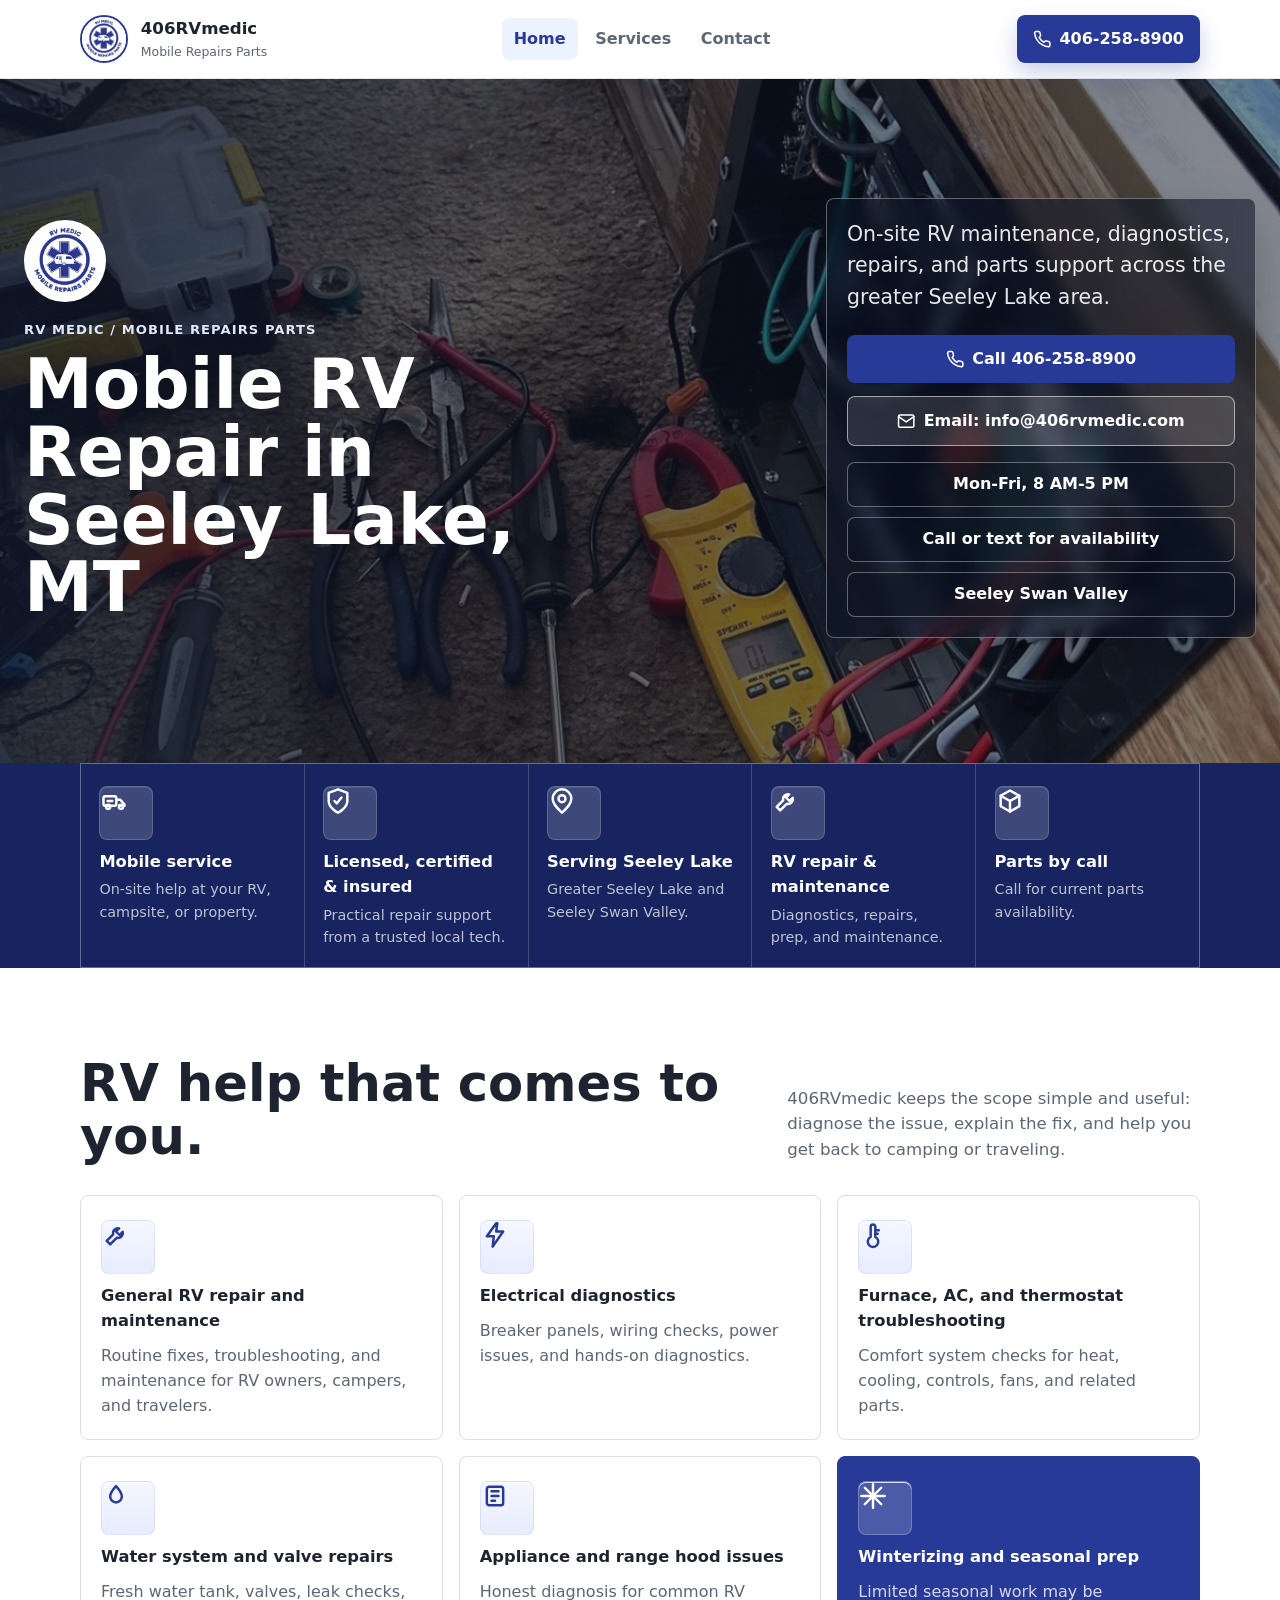
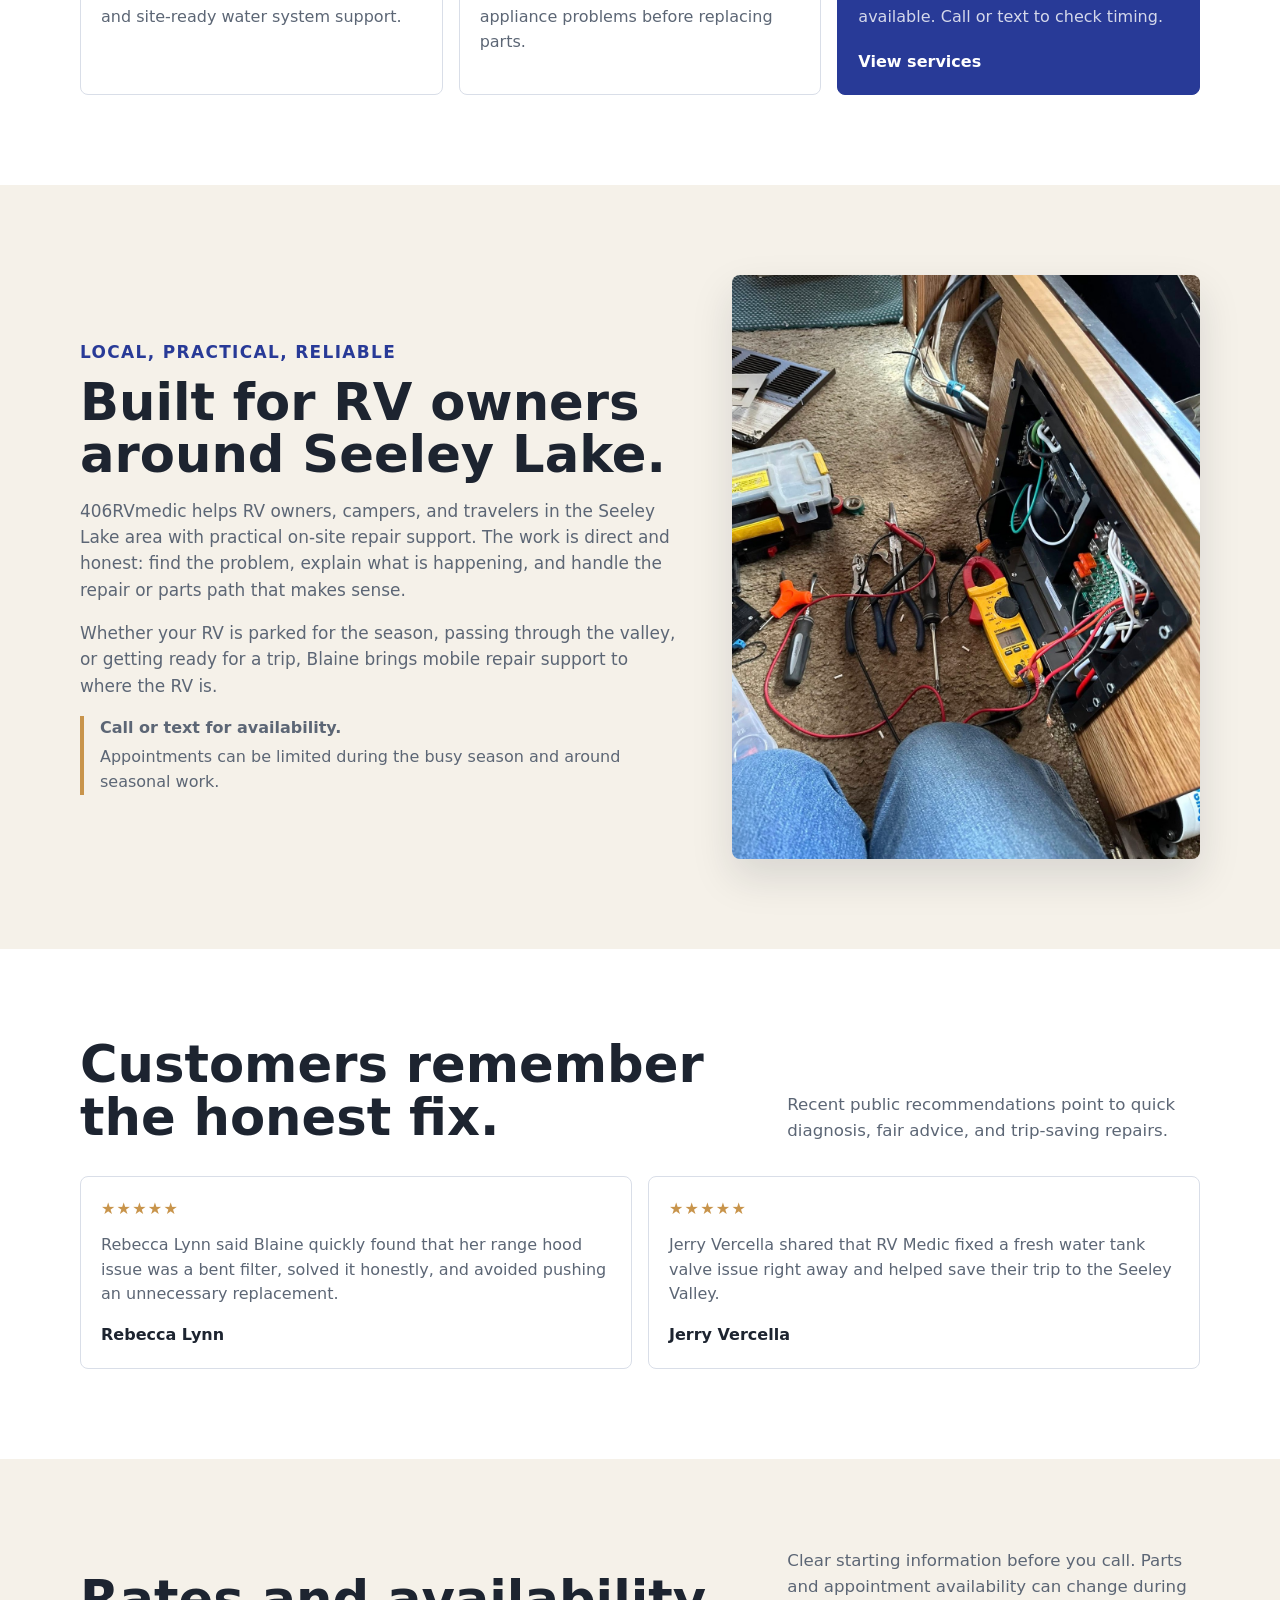
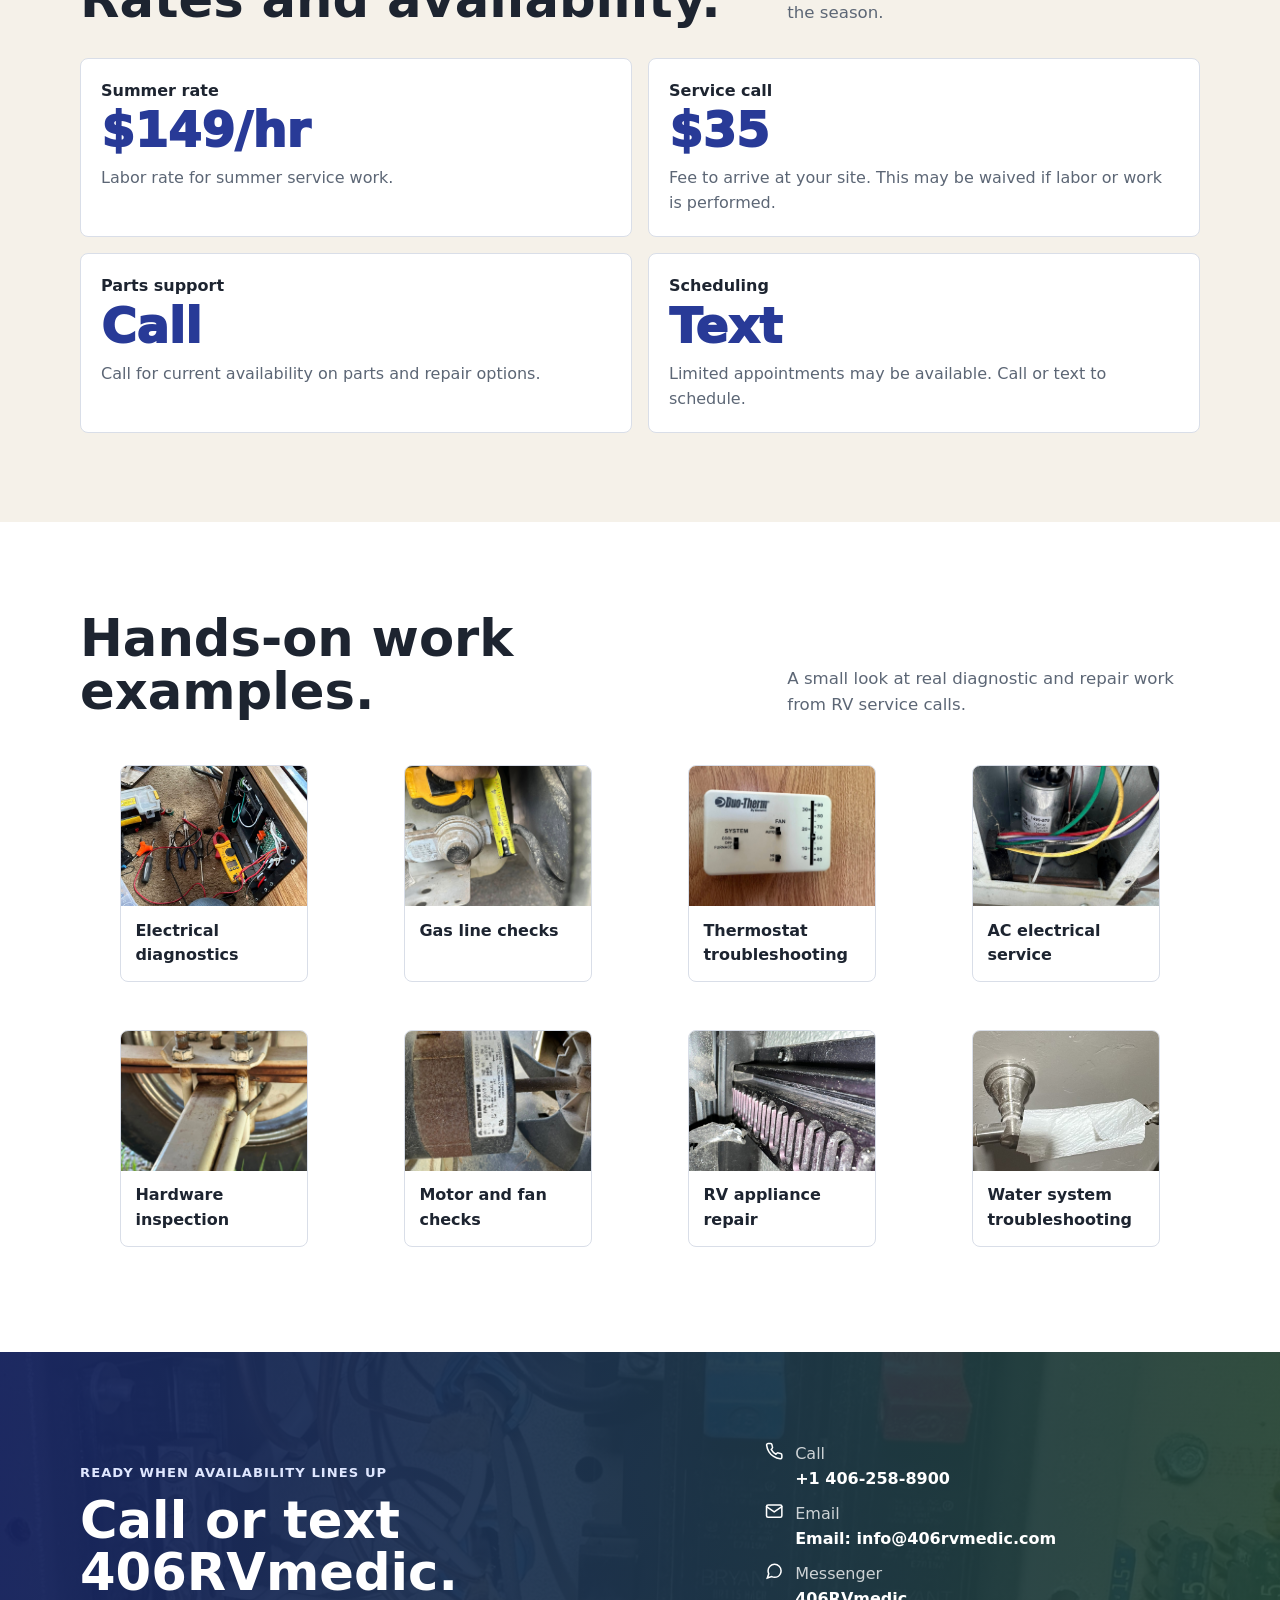
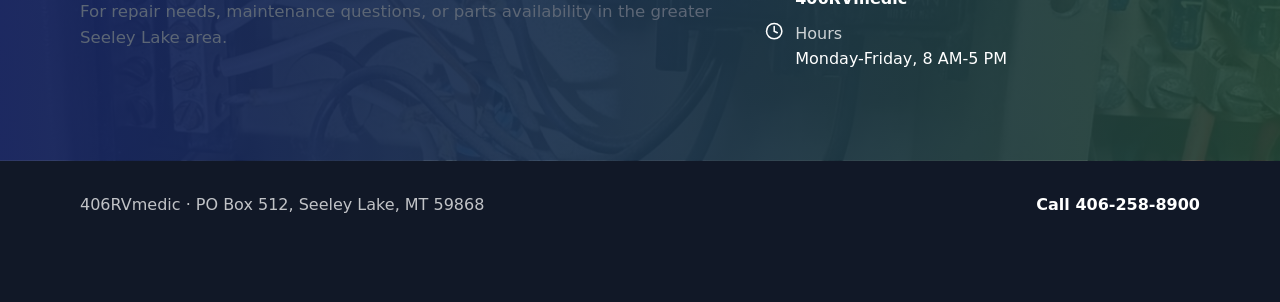
<file: index.html>
<!doctype html>
<html lang="en">
  <head>
    <meta charset="utf-8">
    <meta name="viewport" content="width=device-width, initial-scale=1">
    <title>406RVmedic | Mobile RV Repair in Seeley Lake, MT</title>
    <meta name="description" content="406RVmedic provides on-site RV maintenance, diagnostics, repairs, and parts support across the greater Seeley Lake, Montana area.">
    <meta property="og:title" content="406RVmedic | Mobile RV Repair in Seeley Lake, MT">
    <meta property="og:description" content="On-site RV maintenance, diagnostics, repairs, and parts support across the greater Seeley Lake area.">
    <meta property="og:image" content="assets/images/logo-rv-medic.jpg">
    <link rel="icon" href="assets/images/logo-rv-medic.jpg">
    <link rel="stylesheet" href="assets/styles.css?v=20260520-gallery-contact-owner">
    <script type="application/ld+json">
      {
        "@context": "https://schema.org",
        "@type": "AutomotiveBusiness",
        "name": "406RVmedic",
        "image": "assets/images/logo-rv-medic.jpg",
        "telephone": "+1-406-258-8900",
        "email": "info@406rvmedic.com",
        "address": {
          "@type": "PostalAddress",
          "postOfficeBoxNumber": "PO Box 512",
          "addressLocality": "Seeley Lake",
          "addressRegion": "MT",
          "postalCode": "59868",
          "addressCountry": "US"
        },
        "areaServed": "Greater Seeley Lake area and Seeley Swan Valley",
        "openingHours": "Mo-Fr 08:00-17:00",
        "priceRange": "$$"
      }
    </script>
  </head>
  <body>
    <a class="skip-link" href="#main">Skip to content</a>

    <header class="site-header">
      <div class="wrap header-inner">
        <a class="brand" href="index.html" aria-label="406RVmedic home">
          <img src="assets/images/logo-rv-medic.jpg" alt="RV Medic logo">
          <span>
            <strong>406RVmedic</strong>
            <span>Mobile Repairs Parts</span>
          </span>
        </a>
        <nav class="nav-links" aria-label="Main navigation">
          <a class="active" href="index.html">Home</a>
          <a href="services.html">Services</a>
          <a href="contact.html">Contact</a>
        </nav>
        <a class="header-call" href="tel:+14062588900">
          <svg class="icon" viewBox="0 0 24 24" aria-hidden="true"><path d="M22 16.92v3a2 2 0 0 1-2.18 2 19.8 19.8 0 0 1-8.63-3.07 19.5 19.5 0 0 1-6-6A19.8 19.8 0 0 1 2.12 4.18 2 2 0 0 1 4.11 2h3a2 2 0 0 1 2 1.72c.12.9.32 1.77.6 2.61a2 2 0 0 1-.45 2.11L8 9.7a16 16 0 0 0 6.3 6.3l1.26-1.26a2 2 0 0 1 2.11-.45c.84.28 1.71.48 2.61.6A2 2 0 0 1 22 16.92Z" fill="none" stroke="currentColor" stroke-width="2" stroke-linecap="round" stroke-linejoin="round"/></svg>
          406-258-8900
        </a>
      </div>
    </header>

    <main id="main">
      <section class="hero home-hero">
        <div class="wrap">
          <div class="hero-content">
            <div class="hero-heading">
              <img class="hero-logo" src="assets/images/logo-rv-medic.jpg" alt="RV Medic / Mobile Repairs Parts">
              <p class="eyebrow">RV Medic / Mobile Repairs Parts</p>
              <h1>Mobile RV Repair in Seeley Lake, MT</h1>
            </div>
            <div class="hero-panel">
              <p class="hero-copy">On-site RV maintenance, diagnostics, repairs, and parts support across the greater Seeley Lake area.</p>
              <div class="hero-actions">
                <a class="btn primary" href="tel:+14062588900">
                  <svg class="icon" viewBox="0 0 24 24" aria-hidden="true"><path d="M22 16.92v3a2 2 0 0 1-2.18 2 19.8 19.8 0 0 1-8.63-3.07 19.5 19.5 0 0 1-6-6A19.8 19.8 0 0 1 2.12 4.18 2 2 0 0 1 4.11 2h3a2 2 0 0 1 2 1.72c.12.9.32 1.77.6 2.61a2 2 0 0 1-.45 2.11L8 9.7a16 16 0 0 0 6.3 6.3l1.26-1.26a2 2 0 0 1 2.11-.45c.84.28 1.71.48 2.61.6A2 2 0 0 1 22 16.92Z" fill="none" stroke="currentColor" stroke-width="2" stroke-linecap="round" stroke-linejoin="round"/></svg>
                  Call 406-258-8900
                </a>
                <a class="btn secondary" href="mailto:info@406rvmedic.com">
                  <svg class="icon" viewBox="0 0 24 24" aria-hidden="true"><path d="M4 4h16a2 2 0 0 1 2 2v12a2 2 0 0 1-2 2H4a2 2 0 0 1-2-2V6a2 2 0 0 1 2-2Z" fill="none" stroke="currentColor" stroke-width="2"/><path d="m22 6-10 7L2 6" fill="none" stroke="currentColor" stroke-width="2" stroke-linecap="round" stroke-linejoin="round"/></svg>
                  Email: info@406rvmedic.com
                </a>
              </div>
              <div class="hero-meta" aria-label="Key business details">
                <span>Mon-Fri, 8 AM-5 PM</span>
                <span>Call or text for availability</span>
                <span>Seeley Swan Valley</span>
              </div>
            </div>
          </div>
        </div>
      </section>

      <section class="band-blue compact" aria-label="Trust highlights">
        <div class="wrap trust-grid">
          <div class="trust-item">
            <span class="mini-icon"><svg class="icon" viewBox="0 0 24 24" aria-hidden="true"><rect x="3" y="8" width="11" height="8" rx="1.5" fill="none" stroke="currentColor" stroke-width="2"/><path d="M14 11h3.5L21 15v1h-3" fill="none" stroke="currentColor" stroke-width="2"/><path d="M6.5 12h4" fill="none" stroke="currentColor" stroke-width="2"/><circle cx="7" cy="17" r="1.8" fill="none" stroke="currentColor" stroke-width="2"/><circle cx="18" cy="17" r="1.8" fill="none" stroke="currentColor" stroke-width="2"/></svg></span>
            <strong>Mobile service</strong>
            <span>On-site help at your RV, campsite, or property.</span>
          </div>
          <div class="trust-item">
            <span class="mini-icon"><svg class="icon" viewBox="0 0 24 24" aria-hidden="true"><path d="M12 22s8-4 8-10V5l-8-3-8 3v7c0 6 8 10 8 10Z" fill="none" stroke="currentColor" stroke-width="2"/><path d="m9 12 2 2 4-5" fill="none" stroke="currentColor" stroke-width="2" stroke-linecap="round" stroke-linejoin="round"/></svg></span>
            <strong>Licensed, certified &amp; insured</strong>
            <span>Practical repair support from a trusted local tech.</span>
          </div>
          <div class="trust-item">
            <span class="mini-icon"><svg class="icon" viewBox="0 0 24 24" aria-hidden="true"><path d="M20 10c0 5-8 12-8 12S4 15 4 10a8 8 0 1 1 16 0Z" fill="none" stroke="currentColor" stroke-width="2"/><circle cx="12" cy="10" r="3" fill="none" stroke="currentColor" stroke-width="2"/></svg></span>
            <strong>Serving Seeley Lake</strong>
            <span>Greater Seeley Lake and Seeley Swan Valley.</span>
          </div>
          <div class="trust-item">
            <span class="mini-icon"><svg class="icon" viewBox="0 0 24 24" aria-hidden="true"><path d="M14.7 6.3a4.2 4.2 0 0 0-5.1 5.1L4 17l3 3 5.6-5.6a4.2 4.2 0 0 0 5.1-5.1l-2.7 2.7-3-3 2.7-2.7Z" fill="none" stroke="currentColor" stroke-width="2"/></svg></span>
            <strong>RV repair &amp; maintenance</strong>
            <span>Diagnostics, repairs, prep, and maintenance.</span>
          </div>
          <div class="trust-item">
            <span class="mini-icon"><svg class="icon" viewBox="0 0 24 24" aria-hidden="true"><path d="m12 3 8 4.5-8 4.5-8-4.5L12 3Z" fill="none" stroke="currentColor" stroke-width="2"/><path d="M4 7.5v9L12 21l8-4.5v-9" fill="none" stroke="currentColor" stroke-width="2"/><path d="M12 12v9" fill="none" stroke="currentColor" stroke-width="2"/></svg></span>
            <strong>Parts by call</strong>
            <span>Call for current parts availability.</span>
          </div>
        </div>
      </section>

      <section class="band">
        <div class="wrap">
          <div class="section-heading">
            <h2>RV help that comes to you.</h2>
            <p>406RVmedic keeps the scope simple and useful: diagnose the issue, explain the fix, and help you get back to camping or traveling.</p>
          </div>
          <div class="services-grid">
            <article class="service-card">
              <span class="mini-icon"><svg class="icon" viewBox="0 0 24 24" aria-hidden="true"><path d="M14.7 6.3a4.2 4.2 0 0 0-5.1 5.1L4 17l3 3 5.6-5.6a4.2 4.2 0 0 0 5.1-5.1l-2.7 2.7-3-3 2.7-2.7Z" fill="none" stroke="currentColor" stroke-width="2"/></svg></span>
              <strong>General RV repair and maintenance</strong>
              <p>Routine fixes, troubleshooting, and maintenance for RV owners, campers, and travelers.</p>
            </article>
            <article class="service-card">
              <span class="mini-icon"><svg class="icon" viewBox="0 0 24 24" aria-hidden="true"><path d="M13 2 5 13h6l-1 9 9-13h-6l1-7Z" fill="none" stroke="currentColor" stroke-width="2"/></svg></span>
              <strong>Electrical diagnostics</strong>
              <p>Breaker panels, wiring checks, power issues, and hands-on diagnostics.</p>
            </article>
            <article class="service-card">
              <span class="mini-icon"><svg class="icon" viewBox="0 0 24 24" aria-hidden="true"><path d="M14 5a2 2 0 0 0-4 0v8.7a4.5 4.5 0 1 0 4 0V5Z" fill="none" stroke="currentColor" stroke-width="2"/><path d="M14 8h3M14 11h2" fill="none" stroke="currentColor" stroke-width="2"/></svg></span>
              <strong>Furnace, AC, and thermostat troubleshooting</strong>
              <p>Comfort system checks for heat, cooling, controls, fans, and related parts.</p>
            </article>
            <article class="service-card">
              <span class="mini-icon"><svg class="icon" viewBox="0 0 24 24" aria-hidden="true"><path d="M12 3.5s5 5.3 5 9a5 5 0 0 1-10 0c0-3.7 5-9 5-9Z" fill="none" stroke="currentColor" stroke-width="2"/></svg></span>
              <strong>Water system and valve repairs</strong>
              <p>Fresh water tank, valves, leak checks, and site-ready water system support.</p>
            </article>
            <article class="service-card">
              <span class="mini-icon"><svg class="icon" viewBox="0 0 24 24" aria-hidden="true"><rect x="5" y="4" width="14" height="16" rx="2" fill="none" stroke="currentColor" stroke-width="2"/><path d="M9 8h6M9 12h6M9 16h3" fill="none" stroke="currentColor" stroke-width="2"/></svg></span>
              <strong>Appliance and range hood issues</strong>
              <p>Honest diagnosis for common RV appliance problems before replacing parts.</p>
            </article>
            <article class="service-card link-card">
              <div>
                <span class="mini-icon"><svg class="icon" viewBox="0 0 24 24" aria-hidden="true"><path d="M12 2v20M4.93 4.93l14.14 14.14M2 12h20M4.93 19.07 19.07 4.93" fill="none" stroke="currentColor" stroke-width="2" stroke-linecap="round"/></svg></span>
                <strong>Winterizing and seasonal prep</strong>
                <p>Limited seasonal work may be available. Call or text to check timing.</p>
              </div>
              <a href="services.html">View services</a>
            </article>
          </div>
        </div>
      </section>

      <section class="band band-warm">
        <div class="wrap about-grid">
          <div class="about-copy">
            <p class="eyebrow" style="color: var(--blue);">Local, practical, reliable</p>
            <h2 class="section-title">Built for RV owners around Seeley Lake.</h2>
            <p>406RVmedic helps RV owners, campers, and travelers in the Seeley Lake area with practical on-site repair support. The work is direct and honest: find the problem, explain what is happening, and handle the repair or parts path that makes sense.</p>
            <p>Whether your RV is parked for the season, passing through the valley, or getting ready for a trip, Blaine brings mobile repair support to where the RV is.</p>
            <div class="about-note">
              <strong>Call or text for availability.</strong>
              <span>Appointments can be limited during the busy season and around seasonal work.</span>
            </div>
          </div>
          <div class="about-photo">
            <img src="assets/images/electrical-diagnostics.jpg" alt="RV electrical diagnostics tools and wiring">
          </div>
        </div>
      </section>

      <section class="band">
        <div class="wrap">
          <div class="section-heading">
            <h2>Customers remember the honest fix.</h2>
            <p>Recent public recommendations point to quick diagnosis, fair advice, and trip-saving repairs.</p>
          </div>
          <div class="testimonial-grid">
            <article class="testimonial">
              <div class="stars" aria-label="Recommended">★★★★★</div>
              <p>Rebecca Lynn said Blaine quickly found that her range hood issue was a bent filter, solved it honestly, and avoided pushing an unnecessary replacement.</p>
              <cite>Rebecca Lynn</cite>
            </article>
            <article class="testimonial">
              <div class="stars" aria-label="Recommended">★★★★★</div>
              <p>Jerry Vercella shared that RV Medic fixed a fresh water tank valve issue right away and helped save their trip to the Seeley Valley.</p>
              <cite>Jerry Vercella</cite>
            </article>
          </div>
        </div>
      </section>

      <section class="band band-warm">
        <div class="wrap">
          <div class="section-heading">
            <h2>Rates and availability.</h2>
            <p>Clear starting information before you call. Parts and appointment availability can change during the season.</p>
          </div>
          <div class="pricing-grid">
            <article class="price-card">
              <strong>Summer rate</strong>
              <span class="price">$149/hr</span>
              <p>Labor rate for summer service work.</p>
            </article>
            <article class="price-card">
              <strong>Service call</strong>
              <span class="price">$35</span>
              <p>Fee to arrive at your site. This may be waived if labor or work is performed.</p>
            </article>
            <article class="price-card">
              <strong>Parts support</strong>
              <span class="price">Call</span>
              <p>Call for current availability on parts and repair options.</p>
            </article>
            <article class="price-card">
              <strong>Scheduling</strong>
              <span class="price">Text</span>
              <p>Limited appointments may be available. Call or text to schedule.</p>
            </article>
          </div>
        </div>
      </section>

      <section class="band">
        <div class="wrap">
          <div class="section-heading">
            <h2>Hands-on work examples.</h2>
            <p>A small look at real diagnostic and repair work from RV service calls.</p>
          </div>
          <div class="photo-grid">
            <figure class="photo-card">
              <img src="assets/images/electrical-diagnostics.jpg" alt="Tools and meter used for RV electrical diagnostics">
              <figcaption>Electrical diagnostics</figcaption>
            </figure>
            <figure class="photo-card">
              <img src="assets/images/gas-line-measurement.jpg" alt="Measuring an RV gas line during service">
              <figcaption>Gas line checks</figcaption>
            </figure>
            <figure class="photo-card">
              <img src="assets/images/thermostat-control.jpg" alt="RV thermostat control on a wood wall">
              <figcaption>Thermostat troubleshooting</figcaption>
            </figure>
            <figure class="photo-card">
              <img src="assets/images/ac-capacitor-wiring.jpg" alt="RV air conditioner capacitor and wiring">
              <figcaption>AC electrical service</figcaption>
            </figure>
            <figure class="photo-card">
              <img src="assets/images/rv-hitch-detail.jpg" alt="RV hitch and frame detail during inspection">
              <figcaption>Hardware inspection</figcaption>
            </figure>
            <figure class="photo-card">
              <img src="assets/images/ac-motor-inspection.jpg" alt="RV AC motor label and fan inspection">
              <figcaption>Motor and fan checks</figcaption>
            </figure>
            <figure class="photo-card">
              <img src="assets/images/appliance-repair-detail.jpg" alt="RV appliance repair detail">
              <figcaption>RV appliance repair</figcaption>
            </figure>
            <figure class="photo-card">
              <img src="assets/images/water-system-valve.jpg" alt="RV water system valve repair detail">
              <figcaption>Water system troubleshooting</figcaption>
            </figure>
          </div>
        </div>
      </section>

      <section class="band contact-strip">
        <div class="wrap contact-strip-inner">
          <div>
            <p class="eyebrow">Ready when availability lines up</p>
            <h2 class="section-title">Call or text 406RVmedic.</h2>
            <p class="section-intro">For repair needs, maintenance questions, or parts availability in the greater Seeley Lake area.</p>
          </div>
          <div class="contact-list">
            <div class="contact-line">
              <svg class="icon" viewBox="0 0 24 24" aria-hidden="true"><path d="M22 16.92v3a2 2 0 0 1-2.18 2 19.8 19.8 0 0 1-8.63-3.07 19.5 19.5 0 0 1-6-6A19.8 19.8 0 0 1 2.12 4.18 2 2 0 0 1 4.11 2h3a2 2 0 0 1 2 1.72c.12.9.32 1.77.6 2.61a2 2 0 0 1-.45 2.11L8 9.7a16 16 0 0 0 6.3 6.3l1.26-1.26a2 2 0 0 1 2.11-.45c.84.28 1.71.48 2.61.6A2 2 0 0 1 22 16.92Z" fill="none" stroke="currentColor" stroke-width="2" stroke-linecap="round" stroke-linejoin="round"/></svg>
              <div><span>Call</span><br><a href="tel:+14062588900">+1 406-258-8900</a></div>
            </div>
            <div class="contact-line">
              <svg class="icon" viewBox="0 0 24 24" aria-hidden="true"><path d="M4 4h16a2 2 0 0 1 2 2v12a2 2 0 0 1-2 2H4a2 2 0 0 1-2-2V6a2 2 0 0 1 2-2Z" fill="none" stroke="currentColor" stroke-width="2"/><path d="m22 6-10 7L2 6" fill="none" stroke="currentColor" stroke-width="2" stroke-linecap="round" stroke-linejoin="round"/></svg>
              <div><span>Email</span><br><a href="mailto:info@406rvmedic.com">Email: info@406rvmedic.com</a></div>
            </div>
            <div class="contact-line">
              <svg class="icon" viewBox="0 0 24 24" aria-hidden="true"><path d="M21 11.5a8.4 8.4 0 0 1-.9 3.8 8.5 8.5 0 0 1-7.6 4.7 8.4 8.4 0 0 1-3.8-.9L3 21l1.9-5.7a8.4 8.4 0 0 1-.9-3.8 8.5 8.5 0 1 1 17 0Z" fill="none" stroke="currentColor" stroke-width="2"/></svg>
              <div><span>Messenger</span><br><a href="https://m.me/406RVmedic">406RVmedic</a></div>
            </div>
            <div class="contact-line">
              <svg class="icon" viewBox="0 0 24 24" aria-hidden="true"><circle cx="12" cy="12" r="10" fill="none" stroke="currentColor" stroke-width="2"/><path d="M12 6v6l4 2" fill="none" stroke="currentColor" stroke-width="2" stroke-linecap="round"/></svg>
              <div><span>Hours</span><br>Monday-Friday, 8 AM-5 PM</div>
            </div>
          </div>
        </div>
      </section>
    </main>

    <footer class="footer">
      <div class="wrap footer-inner">
        <div>406RVmedic · PO Box 512, Seeley Lake, MT 59868</div>
        <div><a href="tel:+14062588900">Call 406-258-8900</a></div>
      </div>
    </footer>

    <a class="mobile-call" href="tel:+14062588900">
      <svg class="icon" viewBox="0 0 24 24" aria-hidden="true"><path d="M22 16.92v3a2 2 0 0 1-2.18 2 19.8 19.8 0 0 1-8.63-3.07 19.5 19.5 0 0 1-6-6A19.8 19.8 0 0 1 2.12 4.18 2 2 0 0 1 4.11 2h3a2 2 0 0 1 2 1.72c.12.9.32 1.77.6 2.61a2 2 0 0 1-.45 2.11L8 9.7a16 16 0 0 0 6.3 6.3l1.26-1.26a2 2 0 0 1 2.11-.45c.84.28 1.71.48 2.61.6A2 2 0 0 1 22 16.92Z" fill="none" stroke="currentColor" stroke-width="2" stroke-linecap="round" stroke-linejoin="round"/></svg>
      Call 406-258-8900
    </a>
  </body>
</html>
</file>
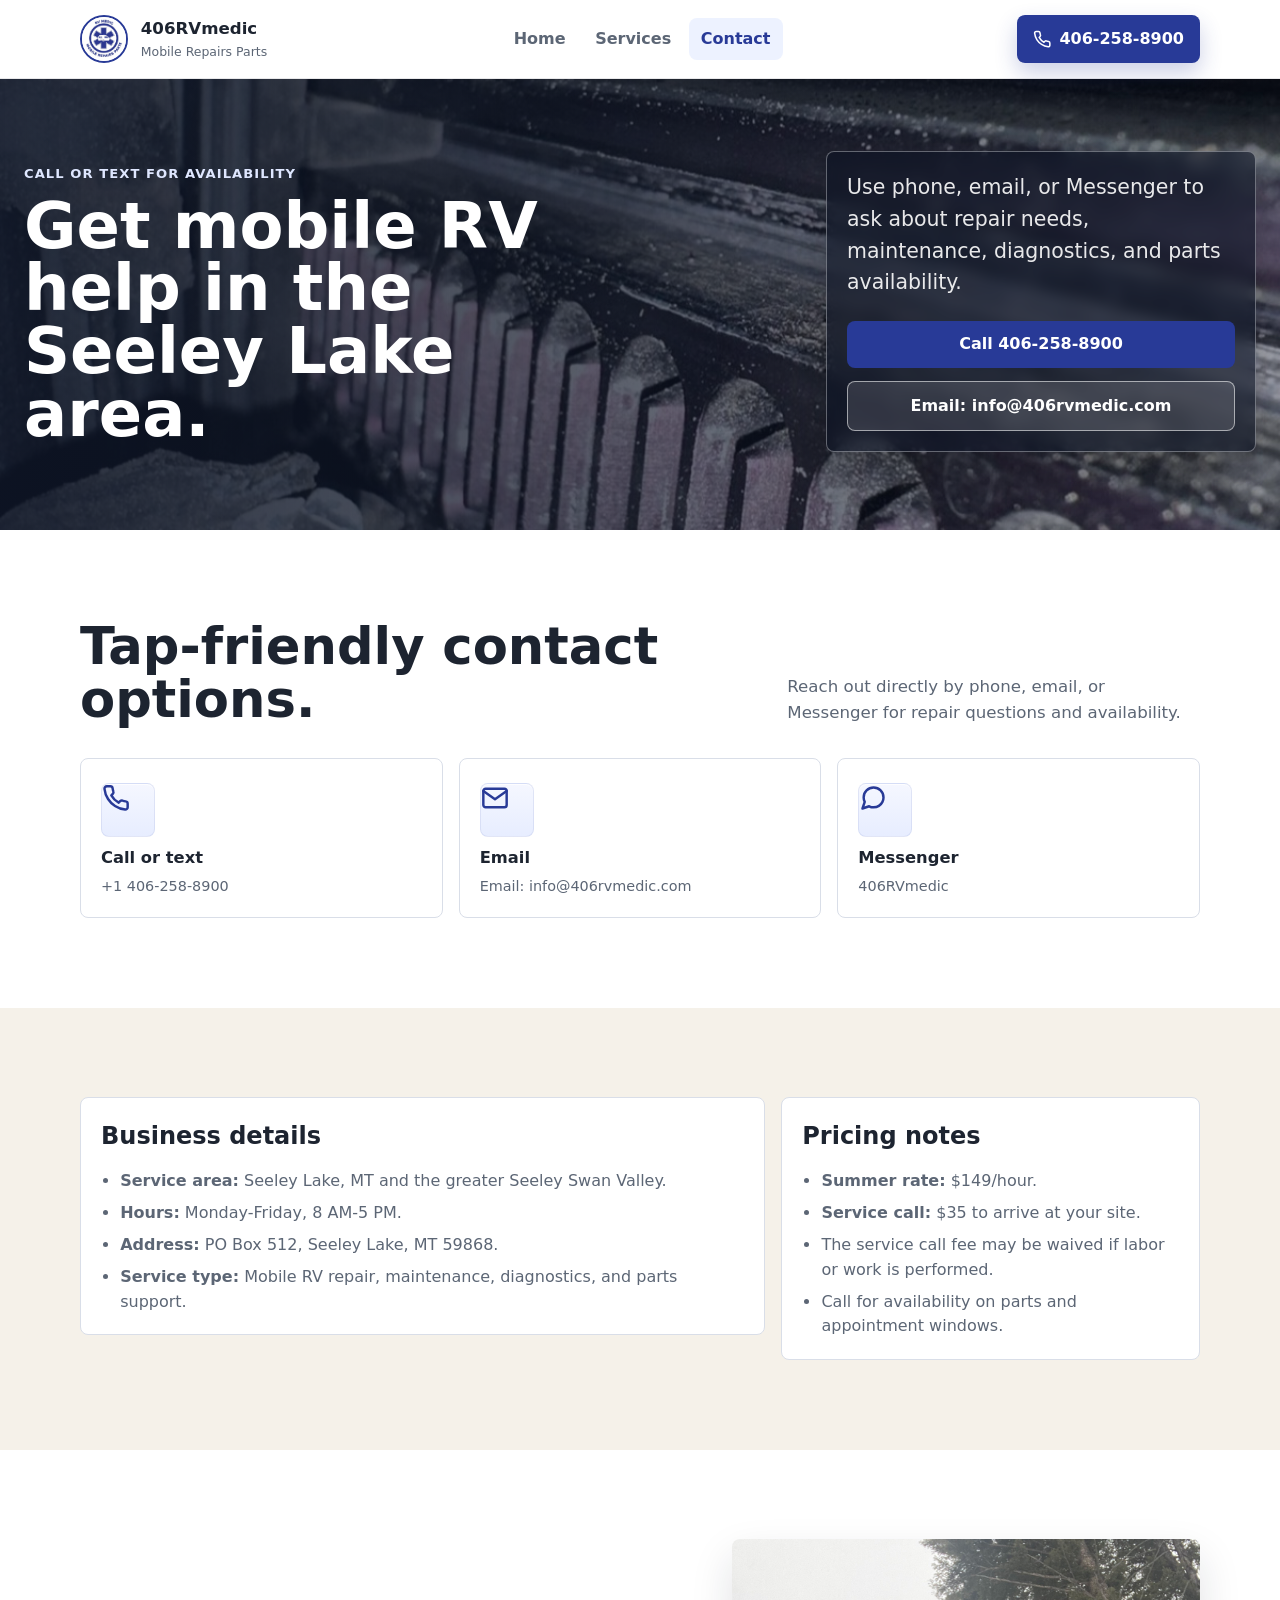
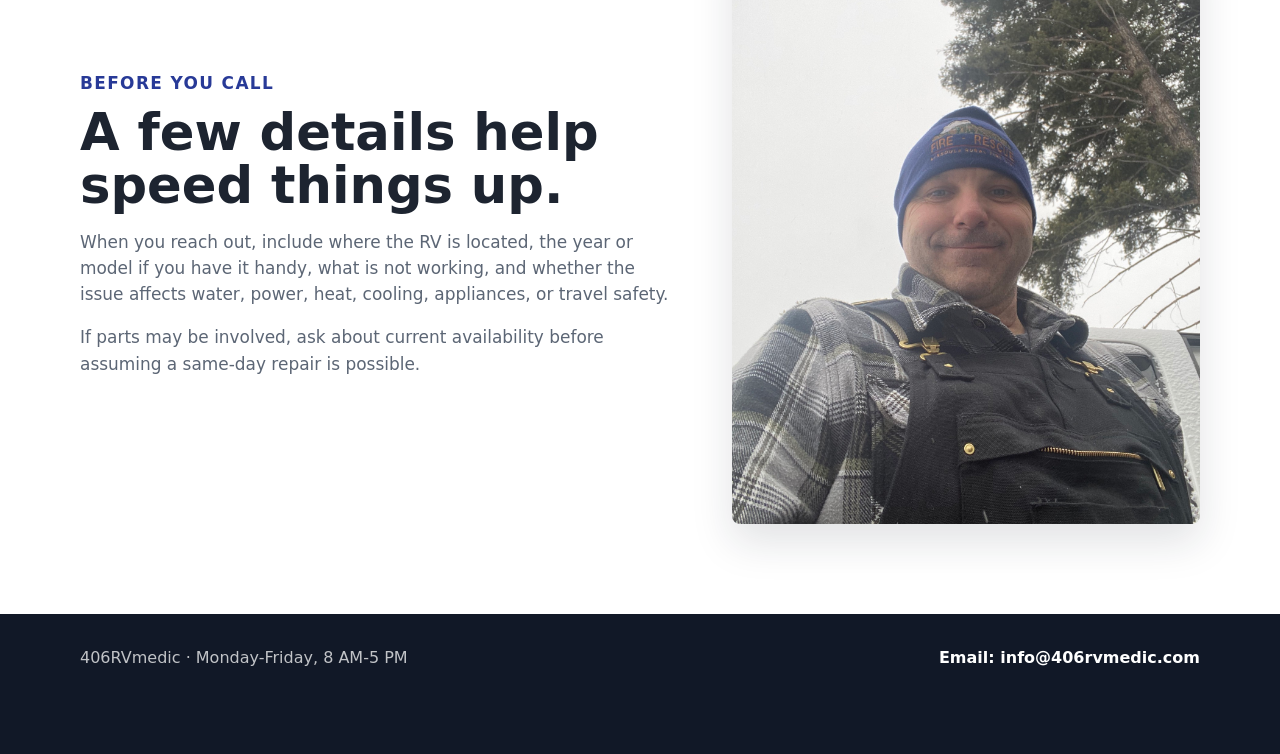
<file: contact.html>
<!doctype html>
<html lang="en">
  <head>
    <meta charset="utf-8">
    <meta name="viewport" content="width=device-width, initial-scale=1">
    <title>Contact | 406RVmedic</title>
    <meta name="description" content="Call, email, or message 406RVmedic for mobile RV repair availability in Seeley Lake, Montana.">
    <meta property="og:title" content="Contact | 406RVmedic">
    <meta property="og:description" content="Call, email, or message 406RVmedic for mobile RV repair availability in Seeley Lake, Montana.">
    <meta property="og:image" content="assets/images/logo-rv-medic.jpg">
    <link rel="icon" href="assets/images/logo-rv-medic.jpg">
    <link rel="stylesheet" href="assets/styles.css?v=20260520-gallery-contact-owner">
  </head>
  <body>
    <a class="skip-link" href="#main">Skip to content</a>
    <header class="site-header">
      <div class="wrap header-inner">
        <a class="brand" href="index.html" aria-label="406RVmedic home">
          <img src="assets/images/logo-rv-medic.jpg" alt="RV Medic logo">
          <span>
            <strong>406RVmedic</strong>
            <span>Mobile Repairs Parts</span>
          </span>
        </a>
        <nav class="nav-links" aria-label="Main navigation">
          <a href="index.html">Home</a>
          <a href="services.html">Services</a>
          <a class="active" href="contact.html">Contact</a>
        </nav>
        <a class="header-call" href="tel:+14062588900">
          <svg class="icon" viewBox="0 0 24 24" aria-hidden="true"><path d="M22 16.92v3a2 2 0 0 1-2.18 2 19.8 19.8 0 0 1-8.63-3.07 19.5 19.5 0 0 1-6-6A19.8 19.8 0 0 1 2.12 4.18 2 2 0 0 1 4.11 2h3a2 2 0 0 1 2 1.72c.12.9.32 1.77.6 2.61a2 2 0 0 1-.45 2.11L8 9.7a16 16 0 0 0 6.3 6.3l1.26-1.26a2 2 0 0 1 2.11-.45c.84.28 1.71.48 2.61.6A2 2 0 0 1 22 16.92Z" fill="none" stroke="currentColor" stroke-width="2" stroke-linecap="round" stroke-linejoin="round"/></svg>
          406-258-8900
        </a>
      </div>
    </header>

    <main id="main" class="page-main">
      <section class="hero contact-hero">
        <div class="wrap">
          <div class="hero-content">
            <div class="hero-heading">
              <p class="eyebrow">Call or text for availability</p>
              <h1 class="page-title">Get mobile RV help in the Seeley Lake area.</h1>
            </div>
            <div class="hero-panel">
              <p class="hero-copy">Use phone, email, or Messenger to ask about repair needs, maintenance, diagnostics, and parts availability.</p>
              <div class="hero-actions">
                <a class="btn primary" href="tel:+14062588900">Call 406-258-8900</a>
                <a class="btn secondary" href="mailto:info@406rvmedic.com">Email: info@406rvmedic.com</a>
              </div>
            </div>
          </div>
        </div>
      </section>

      <section class="band">
        <div class="wrap">
          <div class="section-heading">
            <h2>Tap-friendly contact options.</h2>
            <p>Reach out directly by phone, email, or Messenger for repair questions and availability.</p>
          </div>
          <div class="contact-methods">
            <a class="contact-method" href="tel:+14062588900">
              <span class="mini-icon"><svg class="icon" viewBox="0 0 24 24" aria-hidden="true"><path d="M22 16.92v3a2 2 0 0 1-2.18 2 19.8 19.8 0 0 1-8.63-3.07 19.5 19.5 0 0 1-6-6A19.8 19.8 0 0 1 2.12 4.18 2 2 0 0 1 4.11 2h3a2 2 0 0 1 2 1.72c.12.9.32 1.77.6 2.61a2 2 0 0 1-.45 2.11L8 9.7a16 16 0 0 0 6.3 6.3l1.26-1.26a2 2 0 0 1 2.11-.45c.84.28 1.71.48 2.61.6A2 2 0 0 1 22 16.92Z" fill="none" stroke="currentColor" stroke-width="2" stroke-linecap="round" stroke-linejoin="round"/></svg></span>
              <strong>Call or text</strong>
              <span>+1 406-258-8900</span>
            </a>
            <a class="contact-method" href="mailto:info@406rvmedic.com">
              <span class="mini-icon"><svg class="icon" viewBox="0 0 24 24" aria-hidden="true"><path d="M4 4h16a2 2 0 0 1 2 2v12a2 2 0 0 1-2 2H4a2 2 0 0 1-2-2V6a2 2 0 0 1 2-2Z" fill="none" stroke="currentColor" stroke-width="2"/><path d="m22 6-10 7L2 6" fill="none" stroke="currentColor" stroke-width="2" stroke-linecap="round" stroke-linejoin="round"/></svg></span>
              <strong>Email</strong>
              <span>Email: info@406rvmedic.com</span>
            </a>
            <a class="contact-method" href="https://m.me/406RVmedic">
              <span class="mini-icon"><svg class="icon" viewBox="0 0 24 24" aria-hidden="true"><path d="M21 11.5a8.4 8.4 0 0 1-.9 3.8 8.5 8.5 0 0 1-7.6 4.7 8.4 8.4 0 0 1-3.8-.9L3 21l1.9-5.7a8.4 8.4 0 0 1-.9-3.8 8.5 8.5 0 1 1 17 0Z" fill="none" stroke="currentColor" stroke-width="2"/></svg></span>
              <strong>Messenger</strong>
              <span>406RVmedic</span>
            </a>
          </div>
        </div>
      </section>

      <section class="band band-warm">
        <div class="wrap two-column">
          <div class="info-panel">
            <h2>Business details</h2>
            <ul>
              <li><strong>Service area:</strong> Seeley Lake, MT and the greater Seeley Swan Valley.</li>
              <li><strong>Hours:</strong> Monday-Friday, 8 AM-5 PM.</li>
              <li><strong>Address:</strong> PO Box 512, Seeley Lake, MT 59868.</li>
              <li><strong>Service type:</strong> Mobile RV repair, maintenance, diagnostics, and parts support.</li>
            </ul>
          </div>
          <div class="info-panel">
            <h2>Pricing notes</h2>
            <ul>
              <li><strong>Summer rate:</strong> $149/hour.</li>
              <li><strong>Service call:</strong> $35 to arrive at your site.</li>
              <li>The service call fee may be waived if labor or work is performed.</li>
              <li>Call for availability on parts and appointment windows.</li>
            </ul>
          </div>
        </div>
      </section>

      <section class="band">
        <div class="wrap about-grid">
          <div class="about-copy">
            <p class="eyebrow" style="color: var(--blue);">Before you call</p>
            <h2 class="section-title">A few details help speed things up.</h2>
            <p>When you reach out, include where the RV is located, the year or model if you have it handy, what is not working, and whether the issue affects water, power, heat, cooling, appliances, or travel safety.</p>
            <p>If parts may be involved, ask about current availability before assuming a same-day repair is possible.</p>
          </div>
          <div class="about-photo">
            <img class="tech-photo tech-photo-selfie" src="assets/images/blaine-service-selfie.jpg" alt="406RVmedic technician on a service call">
          </div>
        </div>
      </section>
    </main>

    <footer class="footer">
      <div class="wrap footer-inner">
        <div>406RVmedic · Monday-Friday, 8 AM-5 PM</div>
        <div><a href="mailto:info@406rvmedic.com">Email: info@406rvmedic.com</a></div>
      </div>
    </footer>

    <a class="mobile-call" href="tel:+14062588900">
      <svg class="icon" viewBox="0 0 24 24" aria-hidden="true"><path d="M22 16.92v3a2 2 0 0 1-2.18 2 19.8 19.8 0 0 1-8.63-3.07 19.5 19.5 0 0 1-6-6A19.8 19.8 0 0 1 2.12 4.18 2 2 0 0 1 4.11 2h3a2 2 0 0 1 2 1.72c.12.9.32 1.77.6 2.61a2 2 0 0 1-.45 2.11L8 9.7a16 16 0 0 0 6.3 6.3l1.26-1.26a2 2 0 0 1 2.11-.45c.84.28 1.71.48 2.61.6A2 2 0 0 1 22 16.92Z" fill="none" stroke="currentColor" stroke-width="2" stroke-linecap="round" stroke-linejoin="round"/></svg>
      Call 406-258-8900
    </a>
  </body>
</html>
</file>
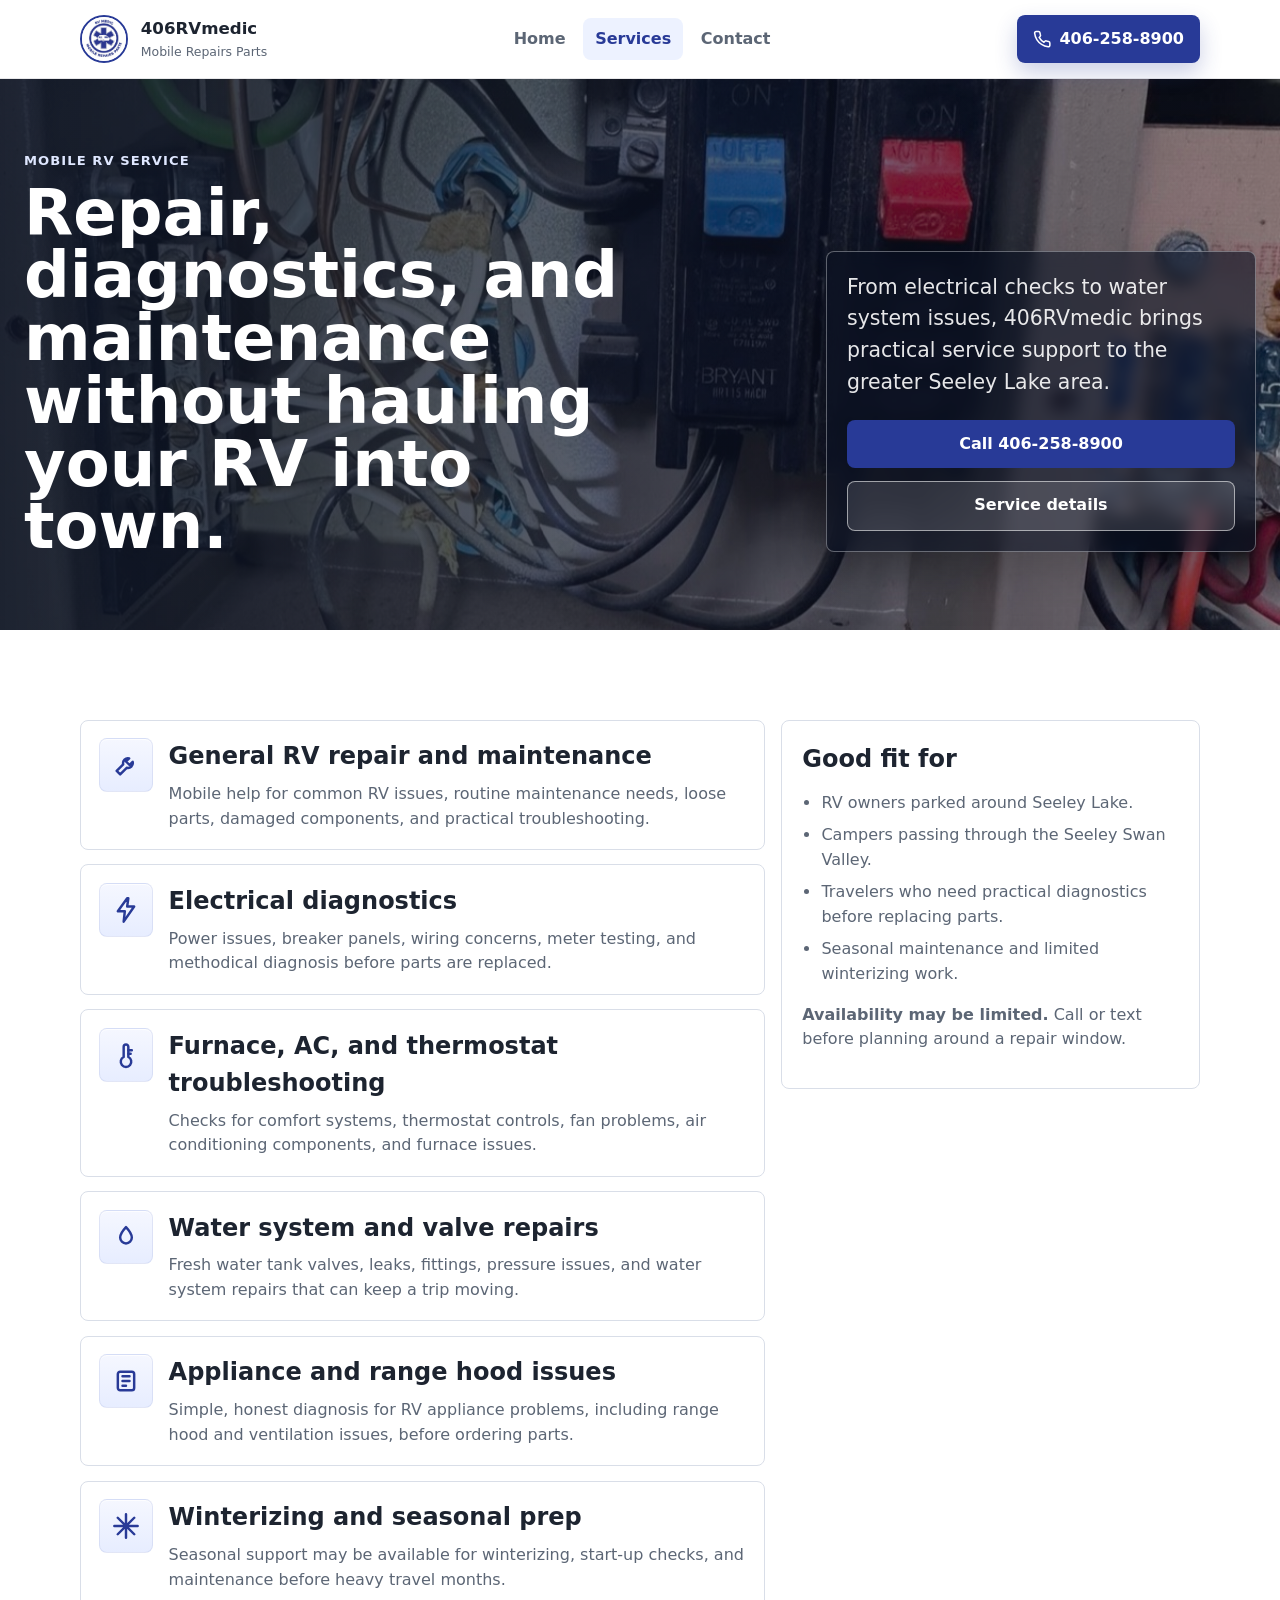
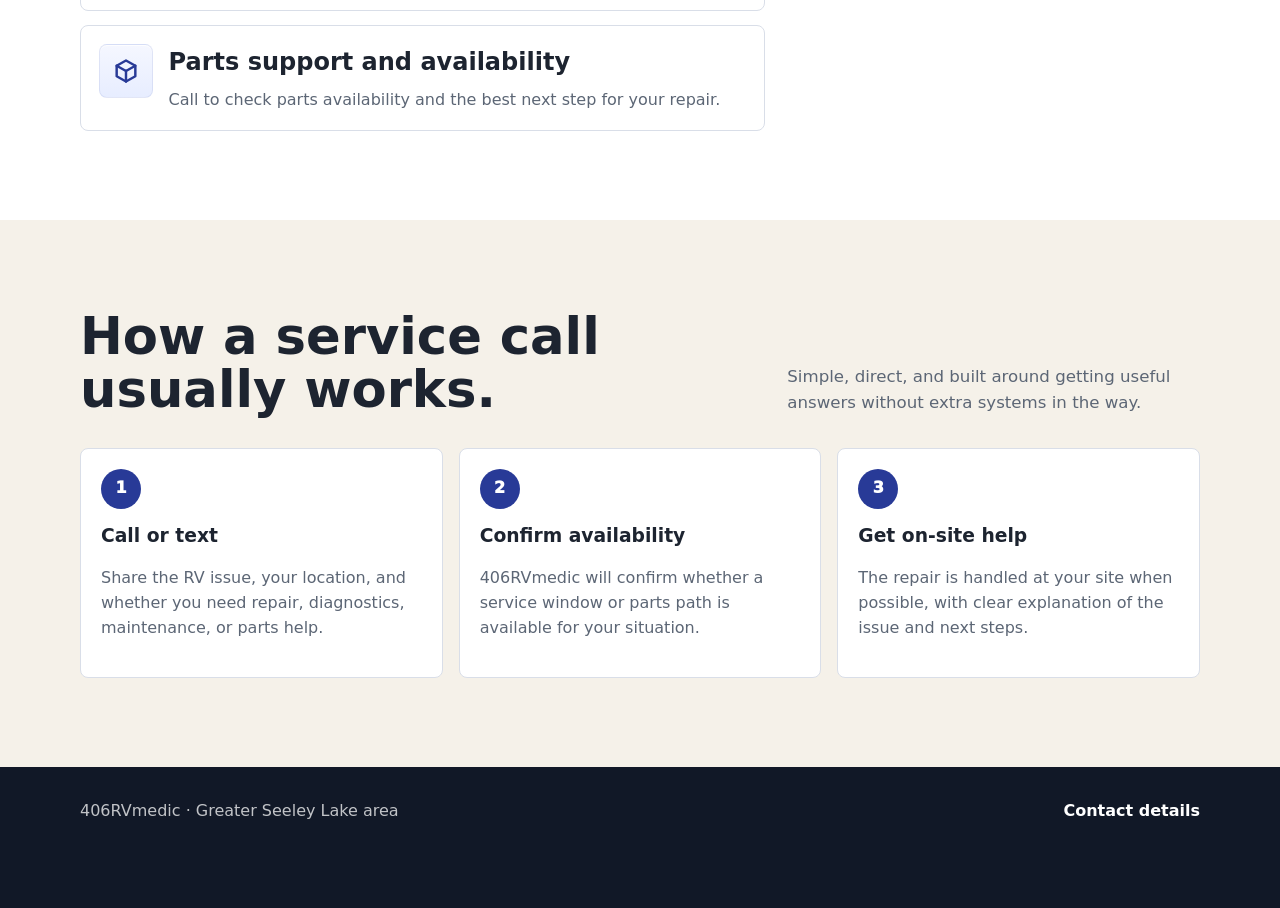
<file: services.html>
<!doctype html>
<html lang="en">
  <head>
    <meta charset="utf-8">
    <meta name="viewport" content="width=device-width, initial-scale=1">
    <title>Services | 406RVmedic</title>
    <meta name="description" content="Mobile RV repair, diagnostics, maintenance, seasonal prep, and parts support for Seeley Lake and the Seeley Swan Valley.">
    <meta property="og:title" content="Services | 406RVmedic">
    <meta property="og:description" content="Mobile RV repair, diagnostics, maintenance, seasonal prep, and parts support for Seeley Lake and the Seeley Swan Valley.">
    <meta property="og:image" content="assets/images/logo-rv-medic.jpg">
    <link rel="icon" href="assets/images/logo-rv-medic.jpg">
    <link rel="stylesheet" href="assets/styles.css?v=20260520-gallery-contact-owner">
  </head>
  <body>
    <a class="skip-link" href="#main">Skip to content</a>
    <header class="site-header">
      <div class="wrap header-inner">
        <a class="brand" href="index.html" aria-label="406RVmedic home">
          <img src="assets/images/logo-rv-medic.jpg" alt="RV Medic logo">
          <span>
            <strong>406RVmedic</strong>
            <span>Mobile Repairs Parts</span>
          </span>
        </a>
        <nav class="nav-links" aria-label="Main navigation">
          <a href="index.html">Home</a>
          <a class="active" href="services.html">Services</a>
          <a href="contact.html">Contact</a>
        </nav>
        <a class="header-call" href="tel:+14062588900">
          <svg class="icon" viewBox="0 0 24 24" aria-hidden="true"><path d="M22 16.92v3a2 2 0 0 1-2.18 2 19.8 19.8 0 0 1-8.63-3.07 19.5 19.5 0 0 1-6-6A19.8 19.8 0 0 1 2.12 4.18 2 2 0 0 1 4.11 2h3a2 2 0 0 1 2 1.72c.12.9.32 1.77.6 2.61a2 2 0 0 1-.45 2.11L8 9.7a16 16 0 0 0 6.3 6.3l1.26-1.26a2 2 0 0 1 2.11-.45c.84.28 1.71.48 2.61.6A2 2 0 0 1 22 16.92Z" fill="none" stroke="currentColor" stroke-width="2" stroke-linecap="round" stroke-linejoin="round"/></svg>
          406-258-8900
        </a>
      </div>
    </header>

    <main id="main" class="page-main">
      <section class="hero services-hero">
        <div class="wrap">
          <div class="hero-content">
            <div class="hero-heading">
              <p class="eyebrow">Mobile RV service</p>
              <h1 class="page-title">Repair, diagnostics, and maintenance without hauling your RV into town.</h1>
            </div>
            <div class="hero-panel">
              <p class="hero-copy">From electrical checks to water system issues, 406RVmedic brings practical service support to the greater Seeley Lake area.</p>
              <div class="hero-actions">
                <a class="btn primary" href="tel:+14062588900">Call 406-258-8900</a>
                <a class="btn secondary" href="contact.html">Service details</a>
              </div>
            </div>
          </div>
        </div>
      </section>

      <section class="band">
        <div class="wrap two-column">
          <div class="service-list">
            <article class="service-row">
              <span class="mini-icon"><svg class="icon" viewBox="0 0 24 24" aria-hidden="true"><path d="M14.7 6.3a4.2 4.2 0 0 0-5.1 5.1L4 17l3 3 5.6-5.6a4.2 4.2 0 0 0 5.1-5.1l-2.7 2.7-3-3 2.7-2.7Z" fill="none" stroke="currentColor" stroke-width="2"/></svg></span>
              <div>
                <h2>General RV repair and maintenance</h2>
                <p>Mobile help for common RV issues, routine maintenance needs, loose parts, damaged components, and practical troubleshooting.</p>
              </div>
            </article>
            <article class="service-row">
              <span class="mini-icon"><svg class="icon" viewBox="0 0 24 24" aria-hidden="true"><path d="M13 2 5 13h6l-1 9 9-13h-6l1-7Z" fill="none" stroke="currentColor" stroke-width="2"/></svg></span>
              <div>
                <h2>Electrical diagnostics</h2>
                <p>Power issues, breaker panels, wiring concerns, meter testing, and methodical diagnosis before parts are replaced.</p>
              </div>
            </article>
            <article class="service-row">
              <span class="mini-icon"><svg class="icon" viewBox="0 0 24 24" aria-hidden="true"><path d="M14 5a2 2 0 0 0-4 0v8.7a4.5 4.5 0 1 0 4 0V5Z" fill="none" stroke="currentColor" stroke-width="2"/><path d="M14 8h3M14 11h2" fill="none" stroke="currentColor" stroke-width="2"/></svg></span>
              <div>
                <h2>Furnace, AC, and thermostat troubleshooting</h2>
                <p>Checks for comfort systems, thermostat controls, fan problems, air conditioning components, and furnace issues.</p>
              </div>
            </article>
            <article class="service-row">
              <span class="mini-icon"><svg class="icon" viewBox="0 0 24 24" aria-hidden="true"><path d="M12 3.5s5 5.3 5 9a5 5 0 0 1-10 0c0-3.7 5-9 5-9Z" fill="none" stroke="currentColor" stroke-width="2"/></svg></span>
              <div>
                <h2>Water system and valve repairs</h2>
                <p>Fresh water tank valves, leaks, fittings, pressure issues, and water system repairs that can keep a trip moving.</p>
              </div>
            </article>
            <article class="service-row">
              <span class="mini-icon"><svg class="icon" viewBox="0 0 24 24" aria-hidden="true"><rect x="5" y="4" width="14" height="16" rx="2" fill="none" stroke="currentColor" stroke-width="2"/><path d="M9 8h6M9 12h6M9 16h3" fill="none" stroke="currentColor" stroke-width="2"/></svg></span>
              <div>
                <h2>Appliance and range hood issues</h2>
                <p>Simple, honest diagnosis for RV appliance problems, including range hood and ventilation issues, before ordering parts.</p>
              </div>
            </article>
            <article class="service-row">
              <span class="mini-icon"><svg class="icon" viewBox="0 0 24 24" aria-hidden="true"><path d="M12 2v20M4.93 4.93l14.14 14.14M2 12h20M4.93 19.07 19.07 4.93" fill="none" stroke="currentColor" stroke-width="2" stroke-linecap="round"/></svg></span>
              <div>
                <h2>Winterizing and seasonal prep</h2>
                <p>Seasonal support may be available for winterizing, start-up checks, and maintenance before heavy travel months.</p>
              </div>
            </article>
            <article class="service-row">
              <span class="mini-icon"><svg class="icon" viewBox="0 0 24 24" aria-hidden="true"><path d="m12 3 8 4.5-8 4.5-8-4.5L12 3Z" fill="none" stroke="currentColor" stroke-width="2"/><path d="M4 7.5v9L12 21l8-4.5v-9" fill="none" stroke="currentColor" stroke-width="2"/><path d="M12 12v9" fill="none" stroke="currentColor" stroke-width="2"/></svg></span>
              <div>
                <h2>Parts support and availability</h2>
                <p>Call to check parts availability and the best next step for your repair.</p>
              </div>
            </article>
          </div>
          <aside class="info-panel">
            <h2>Good fit for</h2>
            <ul>
              <li>RV owners parked around Seeley Lake.</li>
              <li>Campers passing through the Seeley Swan Valley.</li>
              <li>Travelers who need practical diagnostics before replacing parts.</li>
              <li>Seasonal maintenance and limited winterizing work.</li>
            </ul>
            <p><strong>Availability may be limited.</strong> Call or text before planning around a repair window.</p>
          </aside>
        </div>
      </section>

      <section class="band band-warm">
        <div class="wrap">
          <div class="section-heading">
            <h2>How a service call usually works.</h2>
            <p>Simple, direct, and built around getting useful answers without extra systems in the way.</p>
          </div>
          <div class="steps-grid">
            <article class="step">
              <span class="step-number">1</span>
              <h3>Call or text</h3>
              <p>Share the RV issue, your location, and whether you need repair, diagnostics, maintenance, or parts help.</p>
            </article>
            <article class="step">
              <span class="step-number">2</span>
              <h3>Confirm availability</h3>
              <p>406RVmedic will confirm whether a service window or parts path is available for your situation.</p>
            </article>
            <article class="step">
              <span class="step-number">3</span>
              <h3>Get on-site help</h3>
              <p>The repair is handled at your site when possible, with clear explanation of the issue and next steps.</p>
            </article>
          </div>
        </div>
      </section>
    </main>

    <footer class="footer">
      <div class="wrap footer-inner">
        <div>406RVmedic · Greater Seeley Lake area</div>
        <div><a href="contact.html">Contact details</a></div>
      </div>
    </footer>

    <a class="mobile-call" href="tel:+14062588900">
      <svg class="icon" viewBox="0 0 24 24" aria-hidden="true"><path d="M22 16.92v3a2 2 0 0 1-2.18 2 19.8 19.8 0 0 1-8.63-3.07 19.5 19.5 0 0 1-6-6A19.8 19.8 0 0 1 2.12 4.18 2 2 0 0 1 4.11 2h3a2 2 0 0 1 2 1.72c.12.9.32 1.77.6 2.61a2 2 0 0 1-.45 2.11L8 9.7a16 16 0 0 0 6.3 6.3l1.26-1.26a2 2 0 0 1 2.11-.45c.84.28 1.71.48 2.61.6A2 2 0 0 1 22 16.92Z" fill="none" stroke="currentColor" stroke-width="2" stroke-linecap="round" stroke-linejoin="round"/></svg>
      Call 406-258-8900
    </a>
  </body>
</html>
</file>
<file: assets/styles.css>
:root {
  --blue: #283a97;
  --blue-dark: #17245f;
  --blue-soft: #edf2ff;
  --charcoal: #1d2430;
  --muted: #5c6675;
  --line: #d9dee8;
  --paper: #ffffff;
  --warm: #f5f1e9;
  --warm-strong: #c8944b;
  --pine: #234536;
  --shadow: 0 18px 42px rgba(21, 31, 50, 0.13);
  --radius: 8px;
}

* {
  box-sizing: border-box;
}

html {
  scroll-behavior: smooth;
}

body {
  margin: 0;
  color: var(--charcoal);
  background: var(--paper);
  font-family: Inter, ui-sans-serif, system-ui, -apple-system, BlinkMacSystemFont, "Segoe UI", sans-serif;
  font-size: 16px;
  line-height: 1.55;
}

img {
  display: block;
  max-width: 100%;
}

a {
  color: inherit;
}

.skip-link {
  position: absolute;
  left: 1rem;
  top: -4rem;
  z-index: 10;
  padding: 0.7rem 1rem;
  background: var(--blue-dark);
  color: #fff;
  text-decoration: none;
}

.skip-link:focus {
  top: 1rem;
}

.wrap {
  width: min(1120px, calc(100% - 32px));
  margin: 0 auto;
}

.site-header {
  position: sticky;
  top: 0;
  z-index: 20;
  background: rgba(255, 255, 255, 0.96);
  border-bottom: 1px solid rgba(29, 36, 48, 0.1);
  backdrop-filter: blur(14px);
}

.header-inner {
  min-height: 78px;
  display: flex;
  align-items: center;
  justify-content: space-between;
  gap: 1rem;
}

.brand {
  display: inline-flex;
  align-items: center;
  gap: 0.8rem;
  text-decoration: none;
  min-width: 0;
}

.brand img {
  width: 48px;
  height: 48px;
  border-radius: 50%;
  object-fit: cover;
  border: 2px solid var(--blue);
}

.brand strong {
  display: block;
  font-size: 1.04rem;
  letter-spacing: 0;
}

.brand span span {
  display: block;
  color: var(--muted);
  font-size: 0.78rem;
  white-space: nowrap;
}

.nav-links {
  display: flex;
  align-items: center;
  gap: 0.35rem;
}

.nav-links a {
  padding: 0.55rem 0.75rem;
  color: var(--muted);
  font-weight: 700;
  text-decoration: none;
  border-radius: var(--radius);
}

.nav-links a:hover,
.nav-links a:focus-visible,
.nav-links a.active {
  color: var(--blue);
  background: var(--blue-soft);
  outline: none;
}

.header-call,
.btn {
  display: inline-flex;
  align-items: center;
  justify-content: center;
  gap: 0.5rem;
  min-height: 46px;
  padding: 0.72rem 1rem;
  border-radius: var(--radius);
  font-weight: 800;
  text-align: center;
  overflow-wrap: anywhere;
  text-decoration: none;
}

.header-call {
  color: #fff;
  background: var(--blue);
  box-shadow: 0 10px 22px rgba(40, 58, 151, 0.24);
}

.btn.primary {
  color: #fff;
  background: var(--blue);
}

.btn.secondary {
  color: #fff;
  border: 1px solid rgba(255, 255, 255, 0.55);
  background: rgba(255, 255, 255, 0.13);
}

.btn.light {
  color: var(--blue-dark);
  border: 1px solid var(--line);
  background: #fff;
}

.btn.dark {
  color: #fff;
  background: var(--charcoal);
}

.icon {
  width: 1.15rem;
  height: 1.15rem;
  flex: 0 0 auto;
}

.hero {
  position: relative;
  min-height: 76vh;
  display: flex;
  align-items: center;
  overflow: hidden;
  color: #fff;
  background-color: var(--blue-dark);
  background-position: center;
  background-size: cover;
}

.hero .wrap {
  width: min(1340px, calc(100% - 48px));
}

.home-hero {
  background-position: 62% center;
  background-image:
    linear-gradient(90deg, rgba(14, 21, 38, 0.86) 0%, rgba(14, 21, 38, 0.64) 42%, rgba(14, 21, 38, 0.5) 100%),
    url("images/hero-home-rv-repair-20260520.jpg");
}

.services-hero {
  min-height: 48vh;
  background-position: 54% center;
  background-image:
    linear-gradient(90deg, rgba(14, 21, 38, 0.9) 0%, rgba(14, 21, 38, 0.68) 48%, rgba(14, 21, 38, 0.42) 100%),
    url("images/hero-services-breaker-panel-20260520.jpg");
}

.contact-hero {
  min-height: 48vh;
  background-position: center;
  background-image:
    linear-gradient(90deg, rgba(14, 21, 38, 0.9) 0%, rgba(14, 21, 38, 0.68) 48%, rgba(14, 21, 38, 0.38) 100%),
    url("images/hero-contact-appliance-20260520.jpg");
}

.hero-content {
  width: 100%;
  display: grid;
  grid-template-columns: minmax(360px, 0.86fr) minmax(340px, 0.54fr);
  gap: clamp(2.5rem, 8vw, 7.5rem);
  align-items: center;
  padding: 4.5rem 0;
}

.hero-heading {
  max-width: 610px;
}

.hero-panel {
  width: min(100%, 430px);
  justify-self: end;
  align-self: end;
  margin-bottom: 0.4rem;
  padding: 1.25rem;
  border: 1px solid rgba(255, 255, 255, 0.34);
  border-radius: var(--radius);
  background: rgba(9, 16, 33, 0.58);
  box-shadow: 0 22px 52px rgba(0, 0, 0, 0.24);
  backdrop-filter: blur(8px);
}

.hero-logo {
  width: 82px;
  height: 82px;
  margin-bottom: 1.15rem;
  border: 3px solid rgba(255, 255, 255, 0.84);
  border-radius: 50%;
  object-fit: cover;
  background: #fff;
}

.eyebrow {
  margin: 0 0 0.65rem;
  color: #dfe7ff;
  font-size: 0.82rem;
  font-weight: 900;
  letter-spacing: 0.08em;
  text-transform: uppercase;
}

h1,
h2,
h3,
p {
  overflow-wrap: anywhere;
}

h1 {
  max-width: 650px;
  margin: 0;
  font-size: clamp(2.65rem, 5.4vw, 5.15rem);
  line-height: 0.98;
  letter-spacing: 0;
}

.page-title {
  font-size: clamp(2.4rem, 5vw, 4.45rem);
}

.hero-copy {
  max-width: 470px;
  margin: 0;
  color: rgba(255, 255, 255, 0.9);
  font-size: clamp(1.05rem, 2vw, 1.28rem);
}

.hero-actions {
  display: grid;
  grid-template-columns: 1fr;
  gap: 0.8rem;
  margin-top: 1.35rem;
}

.hero-actions .btn {
  width: 100%;
}

.hero-meta {
  display: grid;
  grid-template-columns: 1fr;
  gap: 0.6rem;
  margin-top: 1rem;
  color: #fff;
  font-weight: 800;
}

.hero-meta span {
  padding: 0.58rem 0.75rem;
  border: 1px solid rgba(255, 255, 255, 0.35);
  border-radius: var(--radius);
  background: rgba(10, 16, 31, 0.28);
  text-align: center;
}

.band {
  padding: clamp(3rem, 7vw, 5.7rem) 0;
}

.band.compact {
  padding: clamp(2.4rem, 5vw, 4.2rem) 0;
}

.band-blue {
  color: #fff;
  background: var(--blue-dark);
}

.band-warm {
  background: var(--warm);
}

.section-heading {
  display: grid;
  grid-template-columns: minmax(0, 0.9fr) minmax(260px, 0.55fr);
  gap: 2rem;
  align-items: end;
  margin-bottom: 2rem;
}

.section-heading h2,
.section-title {
  margin: 0;
  font-size: clamp(2rem, 4vw, 3.35rem);
  line-height: 1.03;
  letter-spacing: 0;
}

.section-heading p,
.section-intro {
  margin: 0;
  color: var(--muted);
  font-size: 1.04rem;
}

.band-blue .section-heading p,
.band-blue .section-intro {
  color: rgba(255, 255, 255, 0.78);
}

.trust-grid {
  display: grid;
  grid-template-columns: repeat(5, minmax(0, 1fr));
  gap: 1px;
  background: rgba(255, 255, 255, 0.18);
  border: 1px solid rgba(255, 255, 255, 0.18);
}

.trust-item {
  min-height: 132px;
  padding: 1.15rem;
  background: var(--blue-dark);
}

.trust-item strong,
.service-card strong,
.contact-method strong {
  display: block;
  margin-top: 0.55rem;
  font-size: 1.02rem;
}

.trust-item span,
.service-card span,
.contact-method span {
  display: block;
  margin-top: 0.25rem;
  color: rgba(255, 255, 255, 0.72);
  font-size: 0.9rem;
}

.mini-icon {
  display: inline-flex;
  width: 54px;
  height: 54px;
  align-items: center;
  justify-content: center;
  margin-top: 0;
  color: var(--blue);
  background: linear-gradient(180deg, #f5f7ff 0%, #e7edff 100%);
  border: 1px solid rgba(40, 58, 151, 0.09);
  border-radius: var(--radius);
  box-shadow: inset 0 1px 0 rgba(255, 255, 255, 0.8);
}

.mini-icon .icon {
  width: 28px;
  height: 28px;
  display: block;
  stroke-width: 2.1;
  stroke-linecap: round;
  stroke-linejoin: round;
}

.mini-icon .icon * {
  stroke-width: 2.1;
  stroke-linecap: round;
  stroke-linejoin: round;
}

.band-blue .mini-icon {
  color: #fff;
  background: rgba(255, 255, 255, 0.17);
  border-color: rgba(255, 255, 255, 0.18);
  box-shadow: inset 0 1px 0 rgba(255, 255, 255, 0.12);
}

.services-grid {
  display: grid;
  grid-template-columns: repeat(3, minmax(0, 1fr));
  gap: 1rem;
}

.service-card,
.testimonial,
.price-card,
.photo-card,
.contact-method,
.service-row,
.step,
.info-panel {
  border: 1px solid var(--line);
  border-radius: var(--radius);
  background: #fff;
}

.service-card {
  min-height: 205px;
  padding: 1.25rem;
}

.service-card span {
  color: var(--muted);
}

.service-card .mini-icon,
.contact-method .mini-icon {
  color: var(--blue);
}

.service-card p {
  margin: 0.7rem 0 0;
  color: var(--muted);
}

.service-card.link-card {
  display: flex;
  flex-direction: column;
  justify-content: space-between;
  color: #fff;
  background: var(--blue);
  border-color: var(--blue);
}

.service-card.link-card span,
.service-card.link-card p {
  color: rgba(255, 255, 255, 0.8);
}

.service-card.link-card .mini-icon {
  color: #fff;
  background: rgba(255, 255, 255, 0.17);
  border-color: rgba(255, 255, 255, 0.22);
}

.service-card.link-card a {
  margin-top: 1.25rem;
  font-weight: 900;
  text-decoration: none;
}

.about-grid {
  display: grid;
  grid-template-columns: minmax(0, 0.9fr) minmax(300px, 0.7fr);
  gap: clamp(1.4rem, 4vw, 3.5rem);
  align-items: center;
}

.about-copy p {
  color: var(--muted);
  font-size: 1.06rem;
}

.about-photo {
  position: relative;
}

.about-photo img {
  width: 100%;
  aspect-ratio: 4 / 5;
  object-fit: cover;
  border-radius: var(--radius);
  box-shadow: var(--shadow);
}

.about-photo img.tech-photo {
  object-position: 42% 42%;
}

.about-photo img.tech-photo-selfie {
  object-position: 50% 54%;
}

.about-note {
  display: grid;
  gap: 0.3rem;
  margin-top: 1rem;
  padding-left: 1rem;
  border-left: 4px solid var(--warm-strong);
  color: var(--muted);
}

.testimonial-grid,
.pricing-grid,
.contact-grid,
.steps-grid {
  display: grid;
  grid-template-columns: repeat(2, minmax(0, 1fr));
  gap: 1rem;
}

.testimonial {
  padding: 1.25rem;
}

.stars {
  color: var(--warm-strong);
  font-weight: 900;
  letter-spacing: 0.08em;
}

.testimonial p {
  margin: 0.7rem 0 0;
  color: var(--muted);
}

.testimonial cite {
  display: block;
  margin-top: 1rem;
  color: var(--charcoal);
  font-style: normal;
  font-weight: 900;
}

.price-card {
  padding: 1.25rem;
}

.price-card .price {
  display: block;
  margin: 0.2rem 0 0;
  color: var(--blue);
  font-size: clamp(2rem, 4vw, 3rem);
  font-weight: 950;
  line-height: 1;
}

.price-card p {
  margin: 0.75rem 0 0;
  color: var(--muted);
}

.photo-grid {
  display: grid;
  grid-template-columns: repeat(4, minmax(0, 1fr));
  gap: 1rem;
}

.photo-card {
  overflow: hidden;
}

.photo-card img {
  width: 100%;
  aspect-ratio: 4 / 3;
  object-fit: cover;
}

.photo-card figcaption {
  padding: 0.8rem 0.9rem;
  color: var(--charcoal);
  font-weight: 850;
}

.contact-strip {
  color: #fff;
  background:
    linear-gradient(90deg, rgba(23, 36, 95, 0.96), rgba(35, 69, 54, 0.92)),
    url("images/rv-breaker-panel.jpg");
  background-position: center;
  background-size: cover;
}

.contact-strip-inner {
  display: grid;
  grid-template-columns: minmax(0, 0.9fr) minmax(280px, 0.6fr);
  gap: 2rem;
  align-items: center;
}

.contact-list {
  display: grid;
  gap: 0.65rem;
}

.contact-line {
  display: flex;
  align-items: flex-start;
  gap: 0.75rem;
}

.contact-line a {
  font-weight: 850;
  text-decoration: none;
}

.contact-line span {
  color: rgba(255, 255, 255, 0.78);
}

.page-main {
  background: #fff;
}

.service-list {
  display: grid;
  gap: 0.9rem;
}

.service-row {
  display: grid;
  grid-template-columns: auto minmax(0, 1fr);
  gap: 1rem;
  padding: 1.1rem;
}

.service-row h2,
.service-row h3,
.step h3,
.info-panel h2,
.info-panel h3 {
  margin: 0;
}

.service-row p,
.step p,
.info-panel p,
.info-panel li {
  color: var(--muted);
}

.service-row p {
  margin: 0.4rem 0 0;
}

.steps-grid {
  grid-template-columns: repeat(3, minmax(0, 1fr));
}

.step {
  padding: 1.25rem;
}

.step-number {
  display: inline-grid;
  width: 40px;
  height: 40px;
  margin-bottom: 0.8rem;
  place-items: center;
  color: #fff;
  background: var(--blue);
  border-radius: 50%;
  font-weight: 950;
}

.two-column {
  display: grid;
  grid-template-columns: minmax(0, 0.9fr) minmax(300px, 0.55fr);
  gap: 1rem;
  align-items: start;
}

.info-panel {
  padding: 1.25rem;
}

.info-panel ul {
  margin: 0.85rem 0 0;
  padding-left: 1.2rem;
}

.info-panel li + li {
  margin-top: 0.45rem;
}

.contact-methods {
  display: grid;
  grid-template-columns: repeat(3, minmax(0, 1fr));
  gap: 1rem;
}

.contact-method {
  display: flex;
  min-height: 150px;
  flex-direction: column;
  justify-content: space-between;
  padding: 1.25rem;
  text-decoration: none;
}

.contact-method:hover,
.contact-method:focus-visible {
  border-color: var(--blue);
  box-shadow: 0 12px 28px rgba(40, 58, 151, 0.12);
  outline: none;
}

.contact-method span {
  color: var(--muted);
}

.footer {
  padding: 2rem 0 5.25rem;
  color: rgba(255, 255, 255, 0.74);
  background: #111827;
}

.footer-inner {
  display: flex;
  justify-content: space-between;
  gap: 1.5rem;
}

.footer a {
  color: #fff;
  font-weight: 800;
  text-decoration: none;
}

.mobile-call {
  position: fixed;
  right: 1rem;
  bottom: 1rem;
  z-index: 25;
  display: none;
  align-items: center;
  justify-content: center;
  gap: 0.55rem;
  min-height: 52px;
  padding: 0.8rem 1.1rem;
  color: #fff;
  background: var(--blue);
  border-radius: var(--radius);
  box-shadow: 0 16px 34px rgba(25, 42, 105, 0.34);
  font-weight: 950;
  text-decoration: none;
}

@media (max-width: 940px) {
  .header-inner {
    align-items: stretch;
    flex-wrap: wrap;
    padding: 0.65rem 0;
  }

  .nav-links {
    order: 3;
    width: 100%;
    overflow-x: auto;
    padding-bottom: 0.1rem;
  }

  .header-call {
    margin-left: auto;
  }

  .trust-grid,
  .services-grid,
  .photo-grid,
  .contact-methods {
    grid-template-columns: repeat(2, minmax(0, 1fr));
  }

  .section-heading,
  .about-grid,
  .hero-content,
  .contact-strip-inner,
  .two-column {
    grid-template-columns: 1fr;
  }

  .hero-panel {
    width: min(100%, 620px);
    justify-self: start;
    align-self: auto;
    max-width: 620px;
    margin-bottom: 0;
    padding: 1rem;
    border: 1px solid rgba(255, 255, 255, 0.3);
  }

  .steps-grid {
    grid-template-columns: 1fr;
  }
}

@media (max-width: 660px) {
  .wrap {
    width: min(100% - 24px, 1120px);
  }

  .hero .wrap {
    width: min(100% - 24px, 1120px);
  }

  .brand span span {
    white-space: normal;
  }

  .header-call {
    display: none;
  }

  .hero {
    min-height: 72vh;
    background-position: 60% center;
  }

  .home-hero {
    background-position: 58% center;
  }

  .services-hero,
  .contact-hero {
    min-height: 44vh;
  }

  .hero-content {
    padding: 3.25rem 0;
  }

  .hero-actions .btn {
    width: 100%;
  }

  .trust-grid,
  .services-grid,
  .testimonial-grid,
  .pricing-grid,
  .photo-grid,
  .contact-methods {
    grid-template-columns: 1fr;
  }

  .trust-item {
    min-height: 112px;
  }

  .service-row {
    grid-template-columns: 1fr;
  }

  .footer-inner {
    flex-direction: column;
  }

  .mobile-call {
    display: inline-flex;
  }
}
</file>
